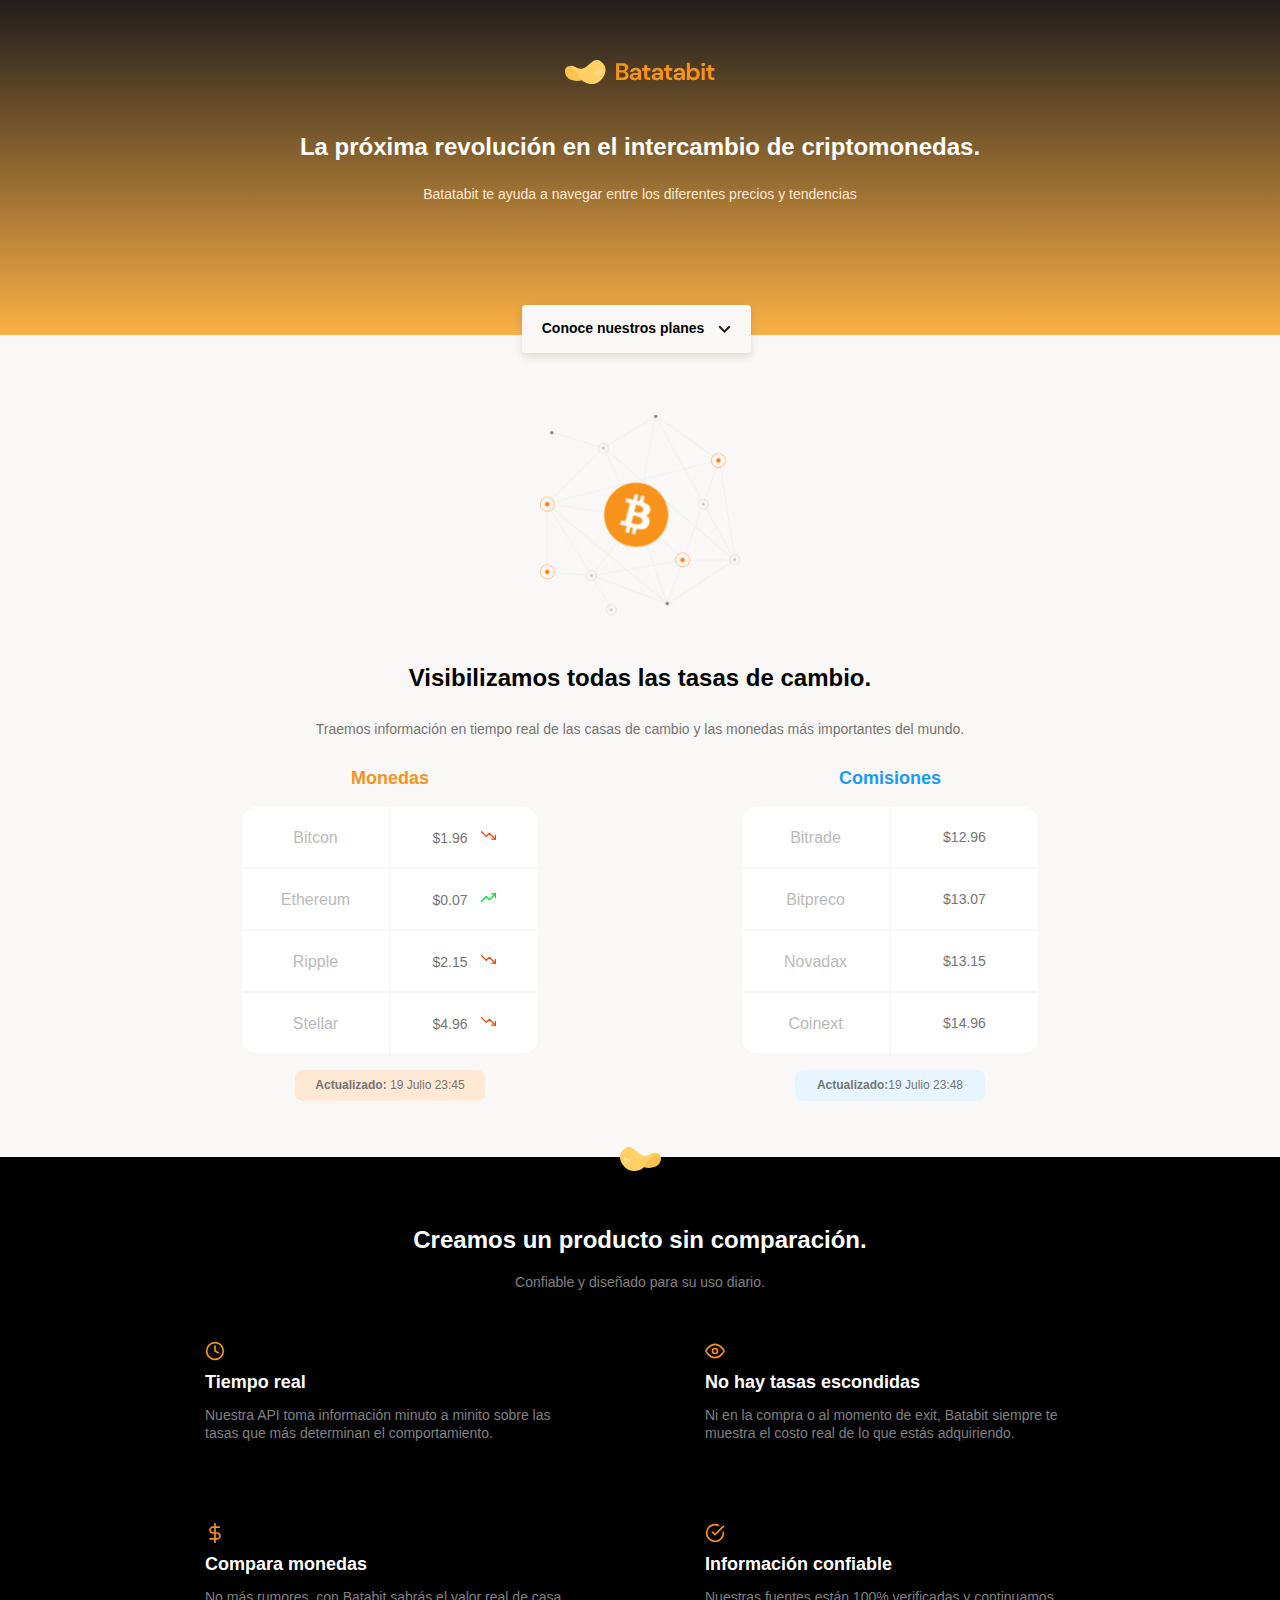
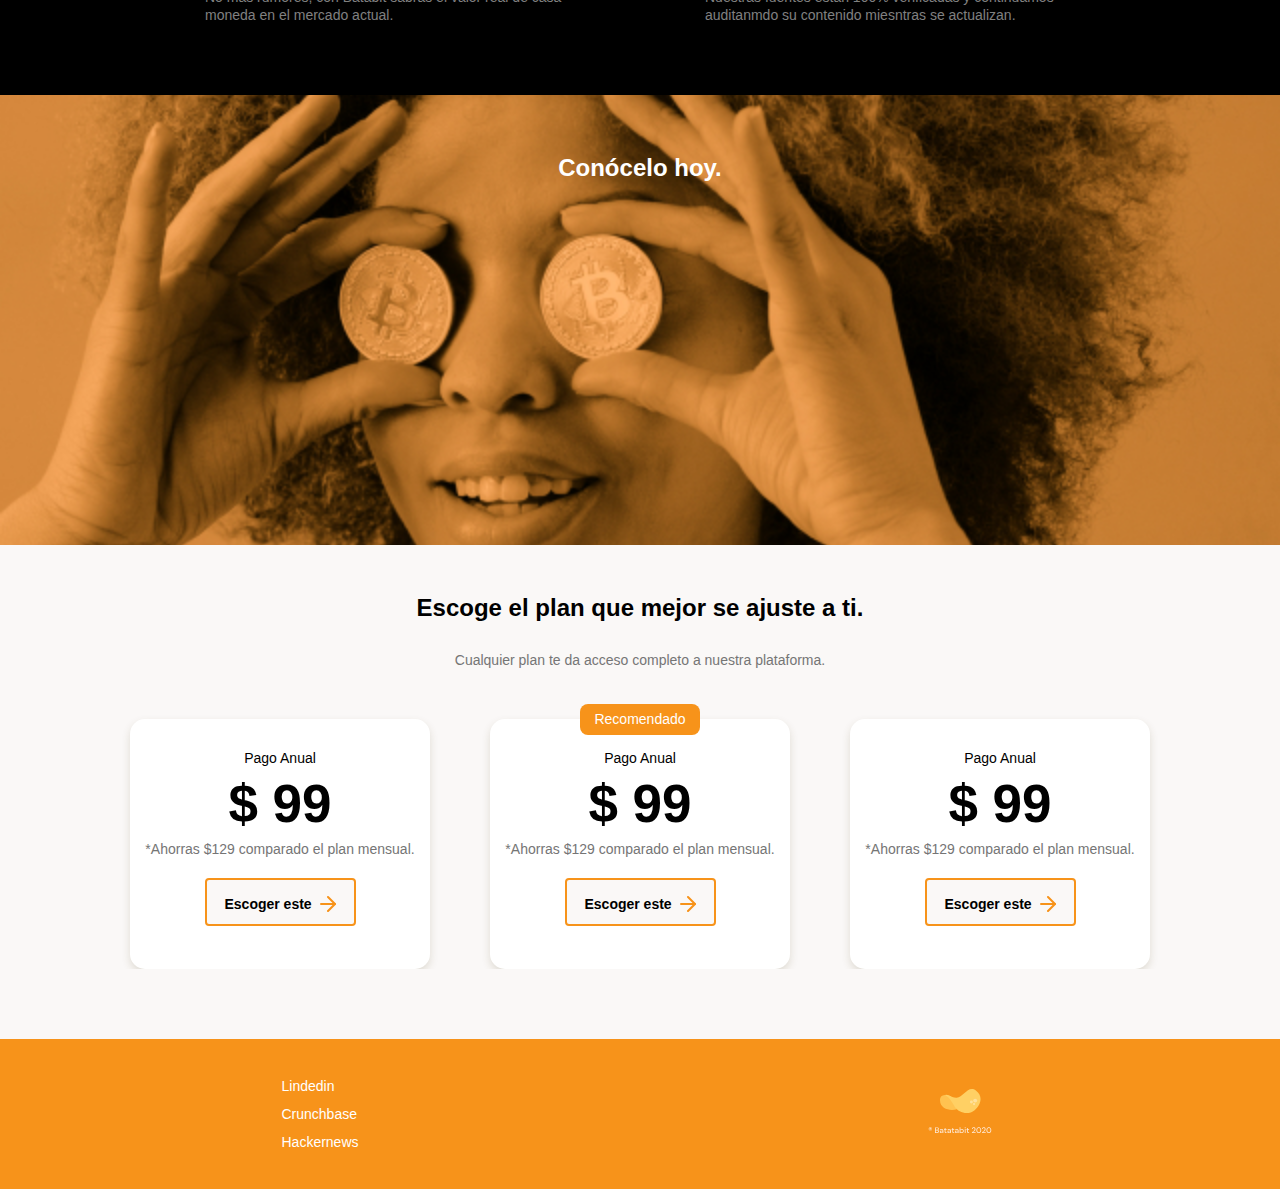
<file: BATATABIT-PROJECT/index.html>
<!DOCTYPE html>
<html lang="en">
<head>
    <meta charset="UTF-8">
    <meta http-equiv="X-UA-Compatible" content="IE=edge">
    <meta name="viewport" content="width=device-width, initial-scale=1.0">
    <title>Document</title>
    <link rel="stylesheet" href="styles.css">
    <link
      rel="stylesheet"
      href="tablet.css"
      media="(min-width: 1024px)"
    />
</head>
<body>
    <header>
        <img src="./assets/img/logo.svg" alt="logo">
        <div class="header__title-container">
            <h1>La próxima revolución en el intercambio de criptomonedas.</h1>
            <p>Batatabit te ayuda a navegar entre los diferentes precios y tendencias</p>
            <a href="" class="header__button">
                Conoce nuestros planes <span></span>
            </a>
        </div>
    </header>
    <main>
        <section class="main-exchange-container">
          <div class="backgroundImg"></div>
          <div class="main-exchange-container--title">
            <h2>Visibilizamos todas las tasas de cambio.</h2>
            <p>
              Traemos información en tiempo real de las casas de cambio y las
              monedas más importantes del mundo.
            </p>
          </div>
          <div class="main-tables-container">
            <div class="main-currency-table">
              <p class="currency-table--title">Monedas</p>
              <div class="currency-table--container">
                <table>
                  <tr>
                    <td class="table__top-left">Bitcon</td>
                    <td class="table__top-right table__right">
                      $1.96 <span class="down"></span>
                    </td>
                  </tr>
                  <tr>
                    <td>Ethereum</td>
                    <td class="table__right">$0.07 <span class="up"></span></td>
                  </tr>
                  <tr>
                    <td>Ripple</td>
                    <td class="table__right">$2.15 <span class="down"></span></td>
                  </tr>
                  <tr>
                    <td class="table__bottom-left">Stellar</td>
                    <td class="table__bottom-right table__right">
                      $4.96 <span class="down"></span>
                    </td>
                  </tr>
                </table>
              </div>
              <div class="currency-table--date">
                <p><b>Actualizado:</b> 19 Julio 23:45</p>
              </div>
            </div>
            <div class="main-commissions-table">
              <p class="commissions-table--title">Comisiones</p>
              <div class="commissions-table--container">
                <table>
                  <tr>
                    <td class="table__top-left">Bitrade</td>
                    <td class="table__top-right table__right">$12.96</td>
                  </tr>
                  <tr>
                    <td>Bitpreco</td>
                    <td class="table__right">$13.07</td>
                  </tr>
                  <tr>
                    <td>Novadax</td>
                    <td class="table__right">$13.15</td>
                  </tr>
                  <tr>
                    <td class="table__bottom-left">Coinext</td>
                    <td class="table__bottom-right table__right">$14.96</td>
                  </tr>
                </table>
              </div>
              <div class="commissions-table--date">
                <p><b>Actualizado:</b>19 Julio 23:48</p>
              </div>
            </div>
          </div>
        </section>
        <section class="main-product-detail">
          <span class="product-detail--batata-logo"></span>
          <div class="product-detail--title">
            <h2>Creamos un producto sin comparación.</h2>
            <p>Confiable y diseñado para su uso diario.</p>
          </div>
          <div class="product-cards--container">
            <article class="product-detail--card">
              <span class="clock"></span>
              <p class="product--card_title">Tiempo real</p>
              <p class="product--card_body">
                Nuestra API toma información minuto a minito sobre las tasas que
                más determinan el comportamiento.
              </p>
            </article>
            <article class="product-detail--card">
              <span class="eye"></span>
              <p class="product--card_title">No hay tasas escondidas</p>
              <p class="product--card_body">
                Ni en la compra o al momento de exit, Batabit siempre te muestra
                el costo real de lo que estás adquiriendo.
              </p>
            </article>
            <article class="product-detail--card">
              <span class="dollar"></span>
              <p class="product--card_title">Compara monedas</p>
              <p class="product--card_body">
                No más rumores, con Batabit sabrás el valor real de casa moneda en
                el mercado actual.
              </p>
            </article>
            <article class="product-detail--card">
              <span class="check"></span>
              <p class="product--card_title">Información confiable</p>
              <p class="product--card_body">
                Nuestras fuentes están 100% verificadas y continuamos auditanmdo
                su contenido miesntras se actualizan.
              </p>
            </article>
          </div>
        </section>
        <section class="bitcoin-img-container">
          <h2>Conócelo hoy.</h2>
        </section>
        <section id="plans" class="main-plans-container">
          <h2>Escoge el plan que mejor se ajuste a ti.</h2>
          <p>Cualquier plan te da acceso completo a nuestra plataforma.</p>
          <div class="plans-container--slider">
            <div class="plans-container--card">
              <div class="plan-card">
                <h3 class="plan-card--title">Pago Anual</h3>
                <p class="plan-card--price"><span>$</span> 99</p>
                <p class="plan-card--saving">
                  *Ahorras $129 comparado el plan mensual.
                </p>
                <button class="plan-card--ca">Escoger este <span></span></button>
              </div>
            </div>
            <div class="plans-container--card">
              <p class="recommended">Recomendado</p>
              <div class="plan-card">
                <h3 class="plan-card--title">Pago Anual</h3>
                <p class="plan-card--price"><span>$</span> 99</p>
                <p class="plan-card--saving">
                  *Ahorras $129 comparado el plan mensual.
                </p>
                <button class="plan-card--ca">Escoger este <span></span></button>
              </div>
            </div>
            <div class="plans-container--card">
              <div class="plan-card">
                <h3 class="plan-card--title">Pago Anual</h3>
                <p class="plan-card--price"><span>$</span> 99</p>
                <p class="plan-card--saving">
                  *Ahorras $129 comparado el plan mensual.
                </p>
                <button class="plan-card--ca">Escoger este <span></span></button>
              </div>
            </div>
          </div>
        </section>
      </main>
      <footer>
        <section class="left">
          <ul>
            <li><a href="">Lindedin</a></li>
            <li><a href="">Crunchbase</a></li>
            <li><a href="">Hackernews</a></li>
          </ul>
        </section>
        <section class="right">
          <img src="./assets/img/logo-footer.svg" alt="Logo Batatabit 2020" />
        </section>
      </footer>
</body>
</html>
</file>
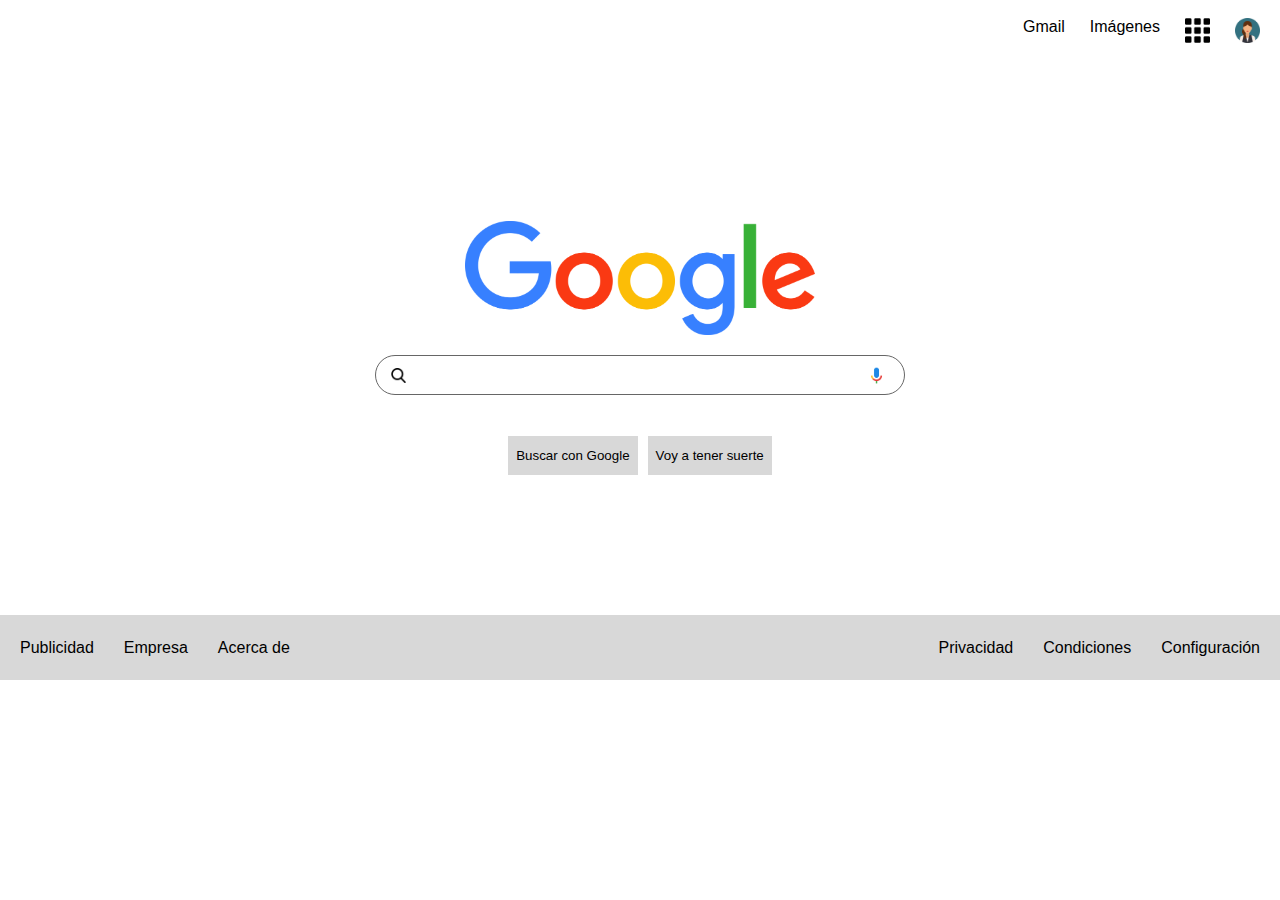
<file: CLON-GOOGLE/index.html>
<!DOCTYPE html>
<html lang="en">
<head>
    <meta charset="UTF-8">
    <meta http-equiv="X-UA-Compatible" content="IE=edge">
    <meta name="viewport" content="width=device-width, initial-scale=1.0">
    <title>Document</title>
    <link rel="stylesheet" href="styles.css">
</head>
<body>
    <header>
        <nav class="nav">
            <ul class="nav__items">
                <li>
                    <a href="#">Gmail</a>
                </li>
                <li>
                    <a href="#">Imágenes</a>
                </li>
                <li>
                    <a href="#" class="nav__item-menu">
                        <img src="./assets/vector-cuadros-nav.png" alt="">
                    </a>
                </li>
                <li>
                    <a href="#" class="nav__item-user">
                        <img src="./assets/user-circle.png" alt="">
                    </a>
                </li>
            </ul>
        </nav>
    </header>
    <main>
        <section class="main__logo">
            <img src="./assets/google-logo.png" alt="">
        </section>
        <section class="main__input">
            <div class="main__container-input">
                <span class="main__icon-search"></span>
                <input type="text" class="main__google-search">
                <a class="main__icon-micro" href=""></a>
            </div>
        </section>
        <section class="main__buttons">
            <button class="main__button-search">Buscar con Google</button>
            <button class="main__button-suerte">Voy a tener suerte</button>
        </section>
    </main>
    <footer>
        <section class="footer__left">
            <ul class="footer__items">
                <li>
                    <a href="#">Publicidad</a>
                </li>
                <li>
                    <a href="#">Empresa</a>
                </li>
                <li>
                    <a href="#">Acerca de</a>
                </li>
            </ul>
        </section>
        <section class="footer__right">
            <ul class="footer__items">
                <li>
                    <a href="#">Privacidad</a>
                </li>
                <li>
                    <a href="#">Condiciones</a>
                </li>
                <li>
                    <a href="#">Configuración</a>
                </li>
            </ul>
        </section>
    </footer>
</body>
</html>
</file>
<file: BATATABIT-PROJECT/styles.css>
:root{
    --bitcoin-orange: #F7931A;
    --soft-orange: #FFE9D4;
    --secondary-blue: #1A9AF7;
    --soft-blue: #E7F5FF;
    --warn-black: #201E1C;
    --warn-black1: #282623;
    --grey: #BABABA;
    --off-white: #FAF8F7;
    --just-white: #FFFFFF;
}
*{
    margin: 0;
    padding: 0;
    box-sizing: border-box;
}
html{
    font-size: 62.5%;
    font-family: "DM Sans", sans-serif;
}
header{
    position: relative;
    background: linear-gradient(0deg, rgba(131,58,180,1) 0%, rgba(252,176,69,1) 0%, rgba(32,30,28,1) 100%);;
    width: 100%;
    min-width: 320px;
    height: 335px;
    display: flex;
    justify-content: center;
    text-align: center;
    flex-direction: column;
}
header img{
    height: 25px;
    width: 151px;
    align-self: center;
    margin-top: 60px;
}
header .header__title-container{
    width: 90%;
    min-width: 288px;
    max-width: 900px;
    height: 218px;
    text-align: center;
    align-self: center;
    margin-top: 50px;
}
.header__title-container h1{
    font-size: 2.4rem;
    font-weight: bold;
    line-height: 2.6rem;
    color: var(--just-white);
}
.header__title-container p{
    margin-top: 25px;
    font-size: 1.4rem;
    font-weight: 500;
    line-height: 1.8rem;
    color: var(--soft-orange);
}
.header__title-container .header__button{
    position: absolute;
    left: calc(50% - 118px);
    top: 270px;
    display: block;
    margin-top: 35px;
    padding: 15px;
    width: 229px;
    height: 48px;
    background: var(--off-white);
    /* Sombra  */
    box-shadow: 0px 4px 8px rgba(89, 73, 30, 0.16);
    border: none;
    border-radius: 4px;
    font-size: 1.4rem;
    font-weight: bold;
    text-decoration: none;
    color: var(--black);
}
.header__title-container .header__button span {
    display: inline-block;
    width: 13px;
    height: 8px;
    margin-left: 10px;
    background-image: url("./assets/icons/down-arrow.svg");
    background-size: cover;
    background-position: center;
    background-repeat: no-repeat;
  }
  main {
    width: 100%;
    height: auto;
    background-color: var(--off-white);
  }
  .main-exchange-container {
    width: 100%;
    height: auto;
    padding-top: 80px;
    padding-bottom: 30px;
    text-align: center;
  }
  .main-exchange-container--title {
    width: 90%;
    min-width: 288px;
    max-width: 900px;
    margin: 0 auto;
  }
  .main-exchange-container .backgroundImg {
    width: 200px;
    height: 200px;
    margin: 0 auto;
    margin-bottom: 50px;
    background-image: url("./assets/img/Bitcoin.svg");
    background-size: cover;
    background-position: center;
    background-repeat: no-repeat;
  }
  .main-exchange-container h2 {
    margin-bottom: 30px;
    font-size: 2.4rem;
    font-weight: bold;
    line-height: 2.6rem;
    color: black;
  }
  .main-exchange-container p {
    margin-bottom: 30px;
    font-size: 1.4rem;
    font-weight: 500;
    line-height: 1.6rem;
    color: #757575;
  }
  .main-currency-table,
  .main-commissions-table {
    width: 70%;
    min-width: 235px;
    max-width: 500px;
    height: 360px;
    margin: 0 auto;
  
    font-family: "Inter", sans-serif;
  }
  .main-currency-table .currency-table--title {
    margin-bottom: 15px;
    font-size: 1.8rem;
    font-weight: bold;
    line-height: 2.3rem;
    color: var(--bitcoin-orange);
  }
  .main-commissions-table .commissions-table--title {
    margin-bottom: 15px;
    font-size: 1.8rem;
    font-weight: bold;
    line-height: 2.3rem;
    color: var(--secondary-blue);
  }
  .currency-table--container,
  .commissions-table--container {
    width: 90%;
    min-width: 230px;
    max-width: 300px;
    height: 250px;
    margin: 0 auto;
    /* background-color: #fff; */
    border-radius: 15px;
  }
  .currency-table--container table,
  .commissions-table--container table {
    width: 100%;
    height: 100%;
  }
  .currency-table--container td,
  .commissions-table--container td {
    width: 50%;
    font-size: 1.6rem;
    font-weight: 500;
    line-height: 1.9rem;
    color: var(--grey);
    /* border-bottom: 1px solid #faf8f7; */
    background-color: var(--just-white);
  }
  .currency-table--container .table__top-left,
  .commissions-table--container .table__top-left {
    border-radius: 15px 0 0 0;
  }
  .currency-table--container .table__top-right,
  .commissions-table--container .table__top-right {
    border-radius: 0 15px 0 0;
  }
  .currency-table--container .table__bottom-left,
  .commissions-table--container .table__bottom-left {
    border-radius: 0 0 0 15px;
  }
  .currency-table--container .table__bottom-right,
  .commissions-table--container .table__bottom-right {
    border-radius: 0 0 15px 0;
  }
  .currency-table--container .table__right,
  .commissions-table--container .table__right {
    font-size: 1.4rem;
    font-weight: normal;
    line-height: 1.7rem;
    color: #757575;
  }
  .currency-table--container .up {
    display: inline-block;
    width: 15px;
    height: 15px;
    margin-left: 10px;
    background-image: url("./assets/icons/trending-up.svg");
    background-size: cover;
    background-position: center;
    background-repeat: no-repeat;
  }
  .currency-table--container .down {
    display: inline-block;
    width: 15px;
    height: 15px;
    margin-left: 10px;
    background-image: url("./assets/icons/trending-down.svg");
    background-size: cover;
    background-position: center;
    background-repeat: no-repeat;
  }
  .currency-table--date {
    width: 190px;
    height: 31px;
    margin: 0 auto;
    margin-top: 15px;
    padding: 8px;
    background-color: var(--soft-orange);
    border-radius: 8px;
  }
  .commissions-table--date {
    width: 190px;
    height: 31px;
    margin: 0 auto;
    margin-top: 15px;
    padding: 8px;
    background-color: var(--soft-blue);
    border-radius: 8px;
  }
  .currency-table--date p,
  .commissions-table--date p {
    margin: 7px;
    font-size: 1.2rem;
    line-height: 1.5px;
  }
  
  .main-product-detail {
    position: relative;
    width: 100%;
    min-width: 320px;
    height: auto;
    padding: 20px 10px;
    background-color: black;
  }
  .product-detail--batata-logo {
    position: absolute;
    width: 40.57px;
    height: 24.01px;
    left: calc(50% - 20px);
    top: -10px;
    background-image: url("./assets/icons/batata.svg");
  }
  .product-detail--title {
    width: 90%;
    min-width: 288px;
    height: auto;
    margin: 0 auto;
    margin-top: 50px;
    text-align: center;
  }
  .product-detail--title h2 {
    margin-bottom: 20px;
    font-size: 2.4rem;
    font-weight: bold;
    line-height: 2.6rem;
    color: var(--just-white);
  }
  .product-detail--title p {
    margin-bottom: 20px;
    font-size: 1.4rem;
    font-weight: 500;
    line-height: 1.8rem;
    color: #808080;
  }
  .product-detail--card {
    width: 90%;
    min-width: 288px;
    max-width: 400px;
    height: 152px;
    margin: 15px auto;
    padding: 15px;
    background-color: var(--warm-black);
    box-shadow: 0px 4px 8px rgba(0, 0, 0, 0.16);
    border-radius: 4px;
  }
  .product-detail--card .clock {
    display: inline-block;
    width: 20px;
    height: 20px;
    margin: 0 auto;
    margin-bottom: 10px;
    background-image: url("./assets/icons/clock.svg");
    background-size: cover;
    background-position: center;
    background-repeat: no-repeat;
  }
  .product-detail--card .eye {
    display: inline-block;
    width: 20px;
    height: 20px;
    margin: 0 auto;
    margin-bottom: 10px;
    background-image: url("./assets/icons/eye.svg");
    background-size: cover;
    background-position: center;
    background-repeat: no-repeat;
  }
  .product-detail--card .dollar {
    display: inline-block;
    width: 20px;
    height: 20px;
    margin: 0 auto;
    margin-bottom: 10px;
    background-image: url("./assets/icons/dollar-sign.svg");
    background-size: cover;
    background-position: center;
    background-repeat: no-repeat;
  }
  .product-detail--card .check {
    display: inline-block;
    width: 20px;
    height: 20px;
    margin: 0 auto;
    margin-bottom: 10px;
    background-image: url("./assets/icons/check-circle.svg");
    background-size: cover;
    background-position: center;
    background-repeat: no-repeat;
  }
  .product--card_title {
    margin-bottom: 15px;
    font-size: 1.8rem;
    font-weight: bold;
    line-height: 1.8rem;
    color: var(--just-white);
  }
  .product--card_body {
    font-size: 1.4rem;
    font-weight: 500;
    line-height: 1.8rem;
    color: #808080;
  }
  .bitcoin-img-container {
    width: 100%;
    min-width: 320px;
    height: 50vh;
    background-image: url("./assets/img/bitcoinbaby2x.jpg");
    background-repeat: no-repeat;
    background-position: center;
    background-size: cover;
    text-align: center;
  }
  .bitcoin-img-container h2 {
    padding-top: 60px;
    font-size: 2.4rem;
    font-weight: bold;
    line-height: 2.6rem;
    color: var(--just-white);
  }
  .main-plans-container {
    width: 100%;
    min-height: 320px;
    padding-bottom: 70px;
    text-align: center;
  }
  .main-plans-container h2 {
    padding-top: 50px;
    font-size: 2.4rem;
    font-weight: bold;
    line-height: 2.6rem;
    color: var(--black);
  }
  .main-plans-container p {
    padding-top: 30px;
    font-size: 1.4rem;
    font-weight: 500;
    line-height: 1.8rem;
    color: #757575;
  }
  .plans-container--slider {
    display: flex;
    /* gap: 50px; Aun no está soportado por todos los navegadores :( */
    height: 316px;
    overflow-x: scroll;
    overscroll-behavior-x: contain;
    scroll-snap-type: x proximity;
  }
  .plans-container--card {
    position: relative;
    scroll-snap-align: center;
    width: 70%;
    min-width: 230px;
    max-width: 300px;
    height: 250px;
    margin: 50px 30px 0;
    padding: 0 15px;
    background-color: var(--just-white);
    border-radius: 15px;
    box-shadow: 0px 4px 8px rgba(89, 73, 30, 0.16);
  }
  .plans-container--card .recommended {
    position: absolute;
    width: 120px;
    height: 31px;
    left: calc(50% - 60px);
    top: -15px;
    margin: 0;
    padding: 6px;
    background-color: var(--bitcoin-orange);
    border-radius: 8px;
    color: var(--just-white);
  }
  .plan-card--title {
    padding-top: 30px;
    font-size: 1.4rem;
    font-weight: 500;
    line-height: 1.8rem;
    color: black;
  }
  .plans-container--card .plan-card--price {
    padding: 5px 0;
    font-size: 5.3rem;
    font-weight: bold;
    line-height: 6.3rem;
    color: black;
  }
  .plans-container--card .plan-card--saving {
    padding-top: 0;
  }
  .plan-card--ca {
    width: 151px;
    height: 48px;
    margin-top: 20px;
    background: var(--off-white);
    border: 2px solid var(--bitcoin-orange);
    border-radius: 4px;
    font-size: 1.4rem;
    font-weight: bold;
    line-height: 1.8rem;
    color: black;
  }
  .plan-card--ca span {
    display: inline-block;
    width: 20px;
    height: 20px;
    background-image: url("./assets/icons/orange-right-arrow.svg");
    vertical-align: text-bottom;
  }
  footer {
    display: flex;
    width: 100%;
    height: 150px;
    background-color: var(--bitcoin-orange);
  }
  footer section {
    display: flex;
    justify-content: center;
    align-items: center;
    width: 50%;
  }
  .left ul {
    font-size: 1.4rem;
    font-weight: 500;
    line-height: 1.8rem;
    list-style: none;
  }
  .left li {
    margin: 10px 0;
  }
  .left a {
    text-decoration: none;
    color: var(--just-white);
  }
</file>
<file: BATATABIT-PROJECT/tablet.css>
.main-tables-container {
    display: flex;
    width: 1000px;
    margin: 0 auto;
  }
  .product-cards--container {
    display: flex;
    flex-wrap: wrap;
    width: 1000px;
    margin: 0 auto;
  }
  .plans-container--slider {
    justify-content: center;
    height: auto;
  }
</file>
<file: CLON-GOOGLE/styles.css>
*{
    margin: 0;
    padding: 0;
    box-sizing: border-box;
    font-family: Arial, sans-serif;
}
body{
    display: grid;
    grid-template-rows: 65px 550px 65px;
    height: 100vh;
}

/* HEADER */
header{
    display: flex;
    justify-content: flex-end;
    align-items: center;
}
.nav .nav__items{
    display: flex;
    justify-content: center;
    gap: 25px;
    list-style: none;
    margin-right: 20px;
}
.nav__items a{
    text-decoration: none;
    color: black;
}
.nav__items img{
    width: 25px;
    height: 25px;
}


/* MAIN */
main{
    display: grid;
    grid-template-rows: 270px 80px 80px;
}
.main__logo{
    display: flex;
    justify-content: center;
    align-items: flex-end;
    margin: 0 auto;
    width: 500px;
}
.main__logo img{
    width: 350px;
}
.main__input{
    width: 100%;
    display: flex;
    justify-content: center;
    align-items: center;
}
.main__container-input{
    display: flex;
    justify-content: center;
    align-items: center;
    width: 530px;
    height: 40px;
    border-radius: 25px;
    border: 1px solid #666;
}
.main__container-input:hover{
    box-shadow: 0px 0px 9px 0px rgba(0,0,0,0.67);
}
.main__container-input .main__icon-search{
    background-image: url('./assets/search-icon.png');
    background-size: cover;
    background-position: center;
    background-repeat: no-repeat;
    width: 15px;
    height: 15px;
}
.main__container-input .main__google-search{
    width: 85%;
    margin-left: 10px;
    outline: none;
    border: none;
}
.main__container-input .main__icon-micro{
    background-image: url('./assets/google_mic_logo_icon.png');
    background-size: cover;
    background-position: center;
    background-repeat: no-repeat;
    width: 25px;
    height: 25px;
}
.main__buttons{
    width: 100%;
    display: flex;
    justify-content: center;
    align-items: center;
    gap: 10px;
}
.main__buttons .main__button-search{
    background-color: #d8d8d8;
    border: none;
    padding: 12px 8px;
}
.main__buttons .main__button-search:hover{
    background-color: #cfcccc;
    border: none;
    cursor: pointer;
}
.main__buttons .main__button-suerte{
    background-color: #d8d8d8;
    border: none;
    padding: 12px 8px;
}
.main__buttons .main__button-suerte:hover{
    background-color: #cfcccc;
    border: none;
    cursor: pointer;
}

/* FOOTER */

footer{
    display: grid;
    grid-template-columns: repeat(2, 50%);
    background-color: #d8d8d8;
    align-content: center;
    padding: 0 20px;
}
.footer__items{
    display: flex;
    gap: 30px;
    list-style: none;
}
.footer__items a{
    text-decoration: none;
    color: #000;
}
.footer__left{
    justify-self: start;
}
.footer__right{
    justify-self: right;
}

@media screen and (max-width: 670px) {
    .main__logo img{
        width: 250px;
    }
    .main__container-input{
        width: 330px;
    }
    .main__container-input .main__google-search{
        width: 75%;
        margin-left: 15px;
    }
    footer{
        display: none;
    }
}
@media screen and (max-width: 440px) {
    body{
        width: 30%;
    }
    .main__logo img{
        width: 200px;
    }
    .main__container-input{
        width: 290px;
    }
    .main__container-input .main__google-search{
        width: 70%;
        margin-left: 12px;
    }
    footer{
        display: none;
    }
}
</file>
